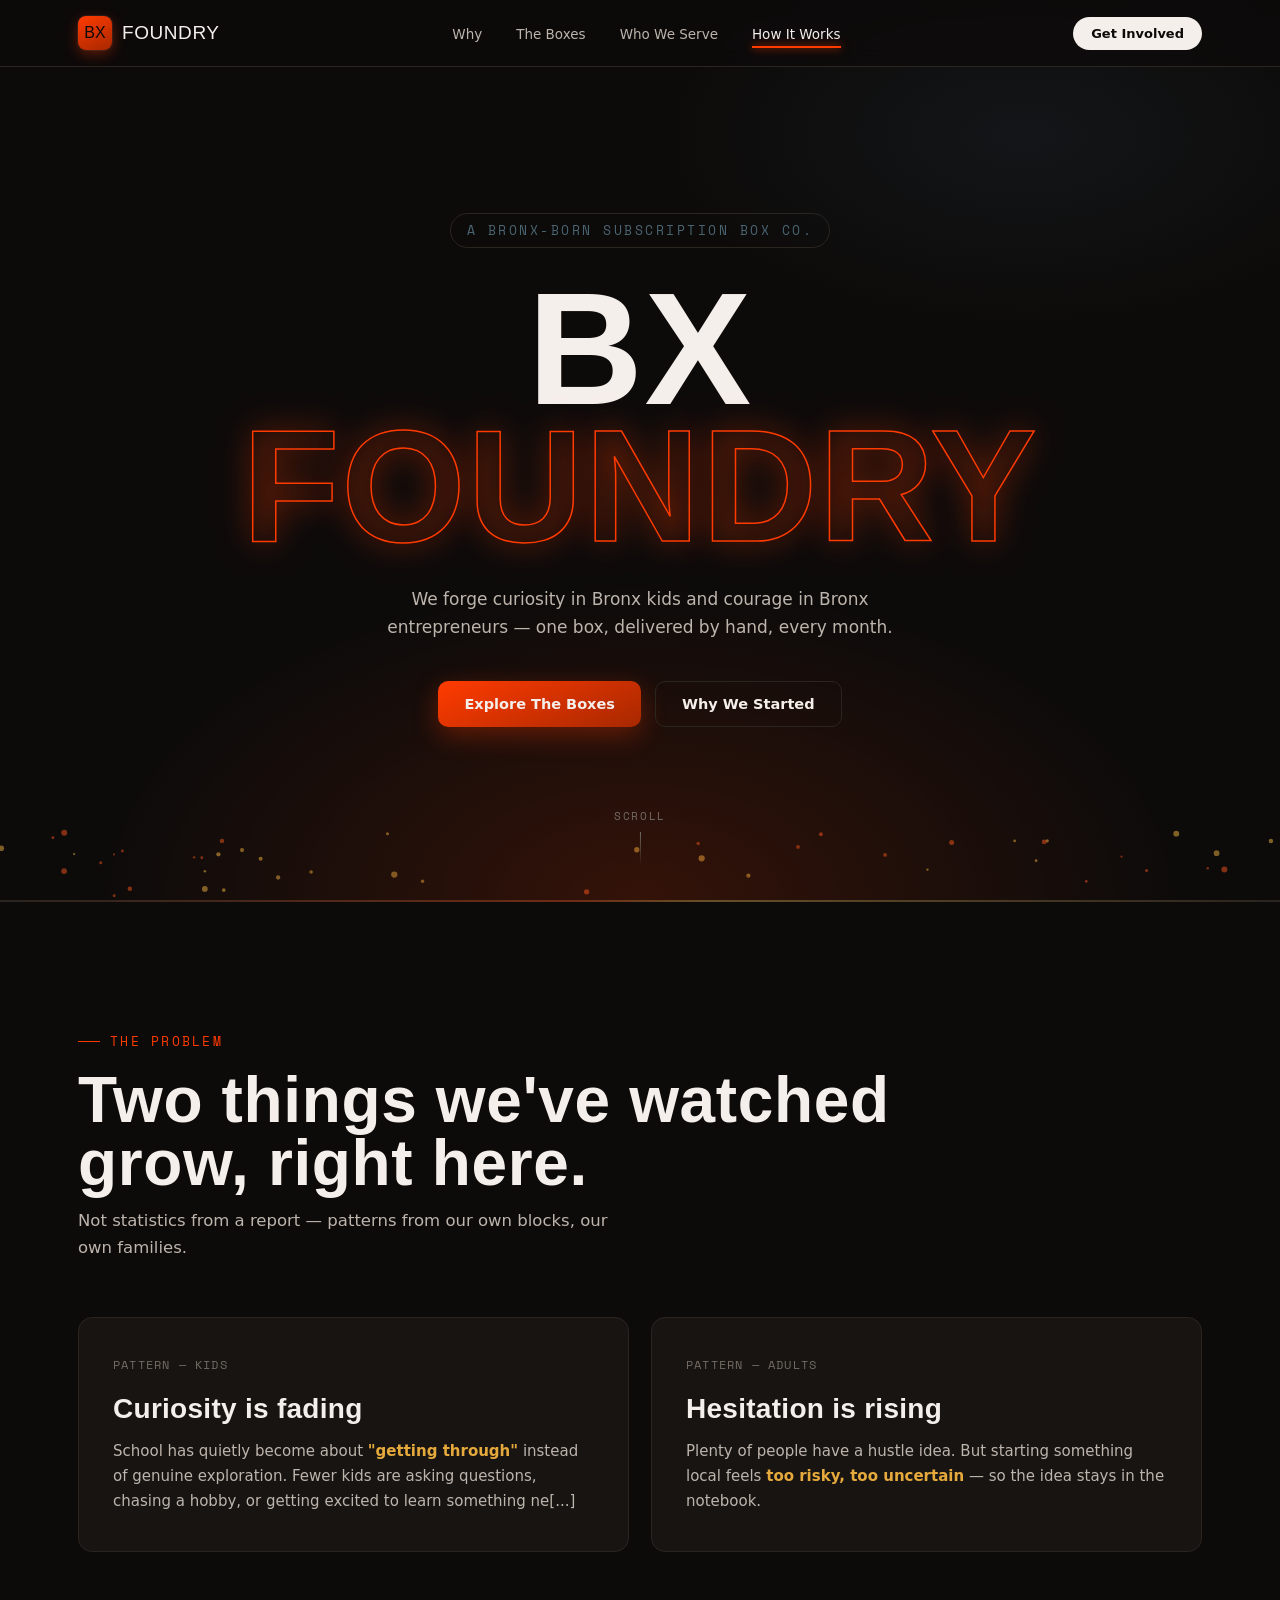
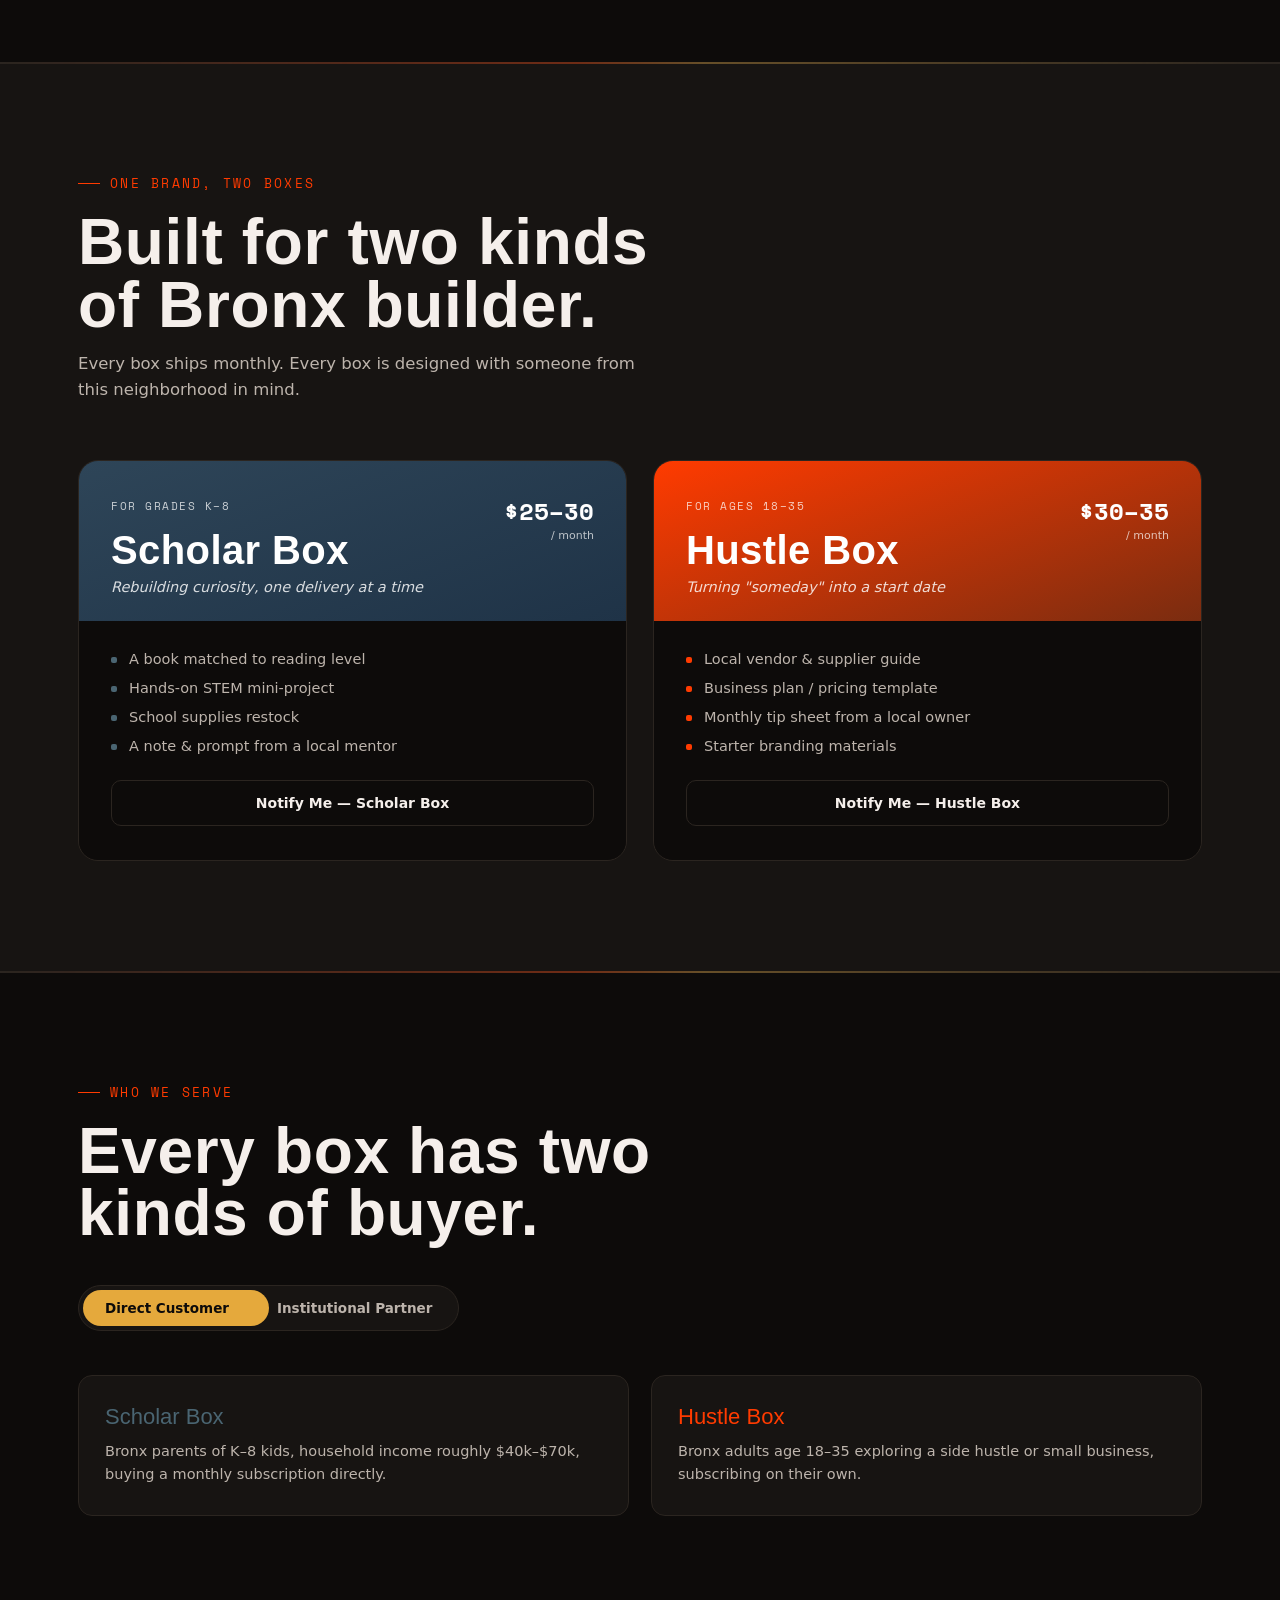
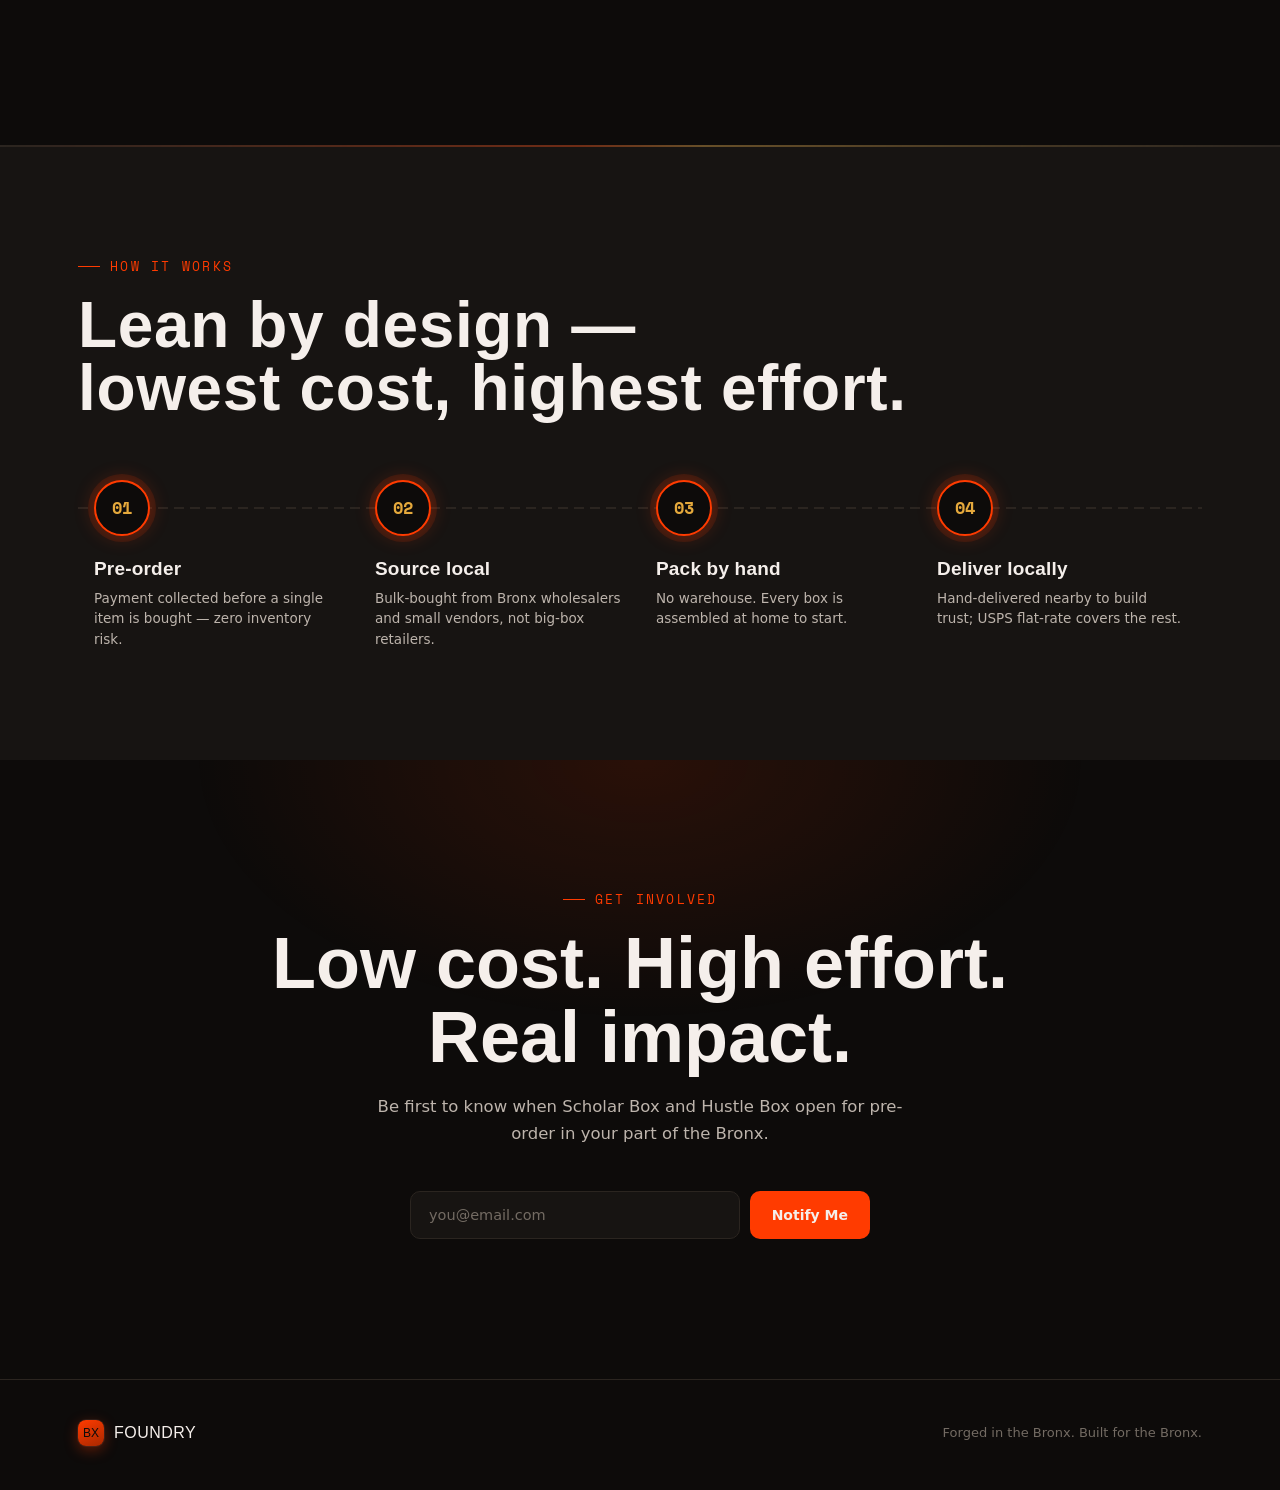
<file: index.html>
<!DOCTYPE html>
<html lang="en">
<head>
<meta charset="UTF-8" />
<meta name="viewport" content="width=device-width, initial-scale=1.0" />
<title>BX Foundry — Forging Bronx Scholars & Hustlers</title>
<link rel="preconnect" href="https://fonts.googleapis.com">
<link rel="preconnect" href="https://fonts.gstatic.com" crossorigin>
<link href="https://fonts.googleapis.com/css2?family=Bebas+Neue&family=Inter:wght@400;500;600;700;800&family=JetBrains+Mono:wght@400;500;700&display=swap" rel="stylesheet">
<link rel="stylesheet" href="css/styles.css">
<script src="js/main.js" defer></script>
</head>
<body>

<a class="skip-link" href="#main-content">Skip to content</a>

<header>
  <div class="nav-inner">
    <div class="brand">
      <div class="brand-mark">BX</div>
      <span class="brand-name">FOUNDRY</span>
    </div>
    <nav aria-label="Primary navigation">
      <ul>
        <li><a href="#why" data-nav>Why</a></li>
        <li><a href="#boxes" data-nav>The Boxes</a></li>
        <li><a href="#serve" data-nav>Who We Serve</a></li>
        <li><a href="#how" data-nav>How It Works</a></li>
      </ul>
    </nav>
    <button class="nav-cta" onclick="document.getElementById('impact').scrollIntoView()">Get Involved</button>
    <button class="nav-toggle" aria-label="Menu">&#9776;</button>
  </div>
</header>

<main id="main-content">

<canvas id="ember-canvas"></canvas>

<!-- HERO -->
<section class="hero" id="hero">
  <div class="hero-tag mono">A BRONX-BORN SUBSCRIPTION BOX CO.</div>
  <h1>
    <span class="stamp-1">BX</span>
    <span class="stamp-2">FOUNDRY</span>
  </h1>
  <p class="hero-lede">We forge curiosity in Bronx kids and courage in Bronx entrepreneurs — one box, delivered by hand, every month.</p>
  <div class="hero-ctas">
    <button class="btn btn-primary" onclick="document.getElementById('boxes').scrollIntoView()">Explore The Boxes</button>
    <button class="btn btn-ghost" onclick="document.getElementById('why').scrollIntoView()">Why We Started</button>
  </div>
  <div class="scroll-cue"><span>Scroll</span><span class="line"></span></div>
</section>

<div class="seam"></div>

<!-- WHY -->
<section class="why" id="why">
  <div class="wrap">
    <div class="eyebrow">The problem</div>
    <h2 class="section-title reveal">Two things we've watched<br>grow, right here.</h2>
    <p class="lede reveal">Not statistics from a report — patterns from our own blocks, our own families.</p>

    <div class="plates">
      <div class="plate reveal">
        <span class="tag-num mono">PATTERN — KIDS</span>
        <h3>Curiosity is fading</h3>
        <p>School has quietly become about <strong>"getting through"</strong> instead of genuine exploration. Fewer kids are asking questions, chasing a hobby, or getting excited to learn something ne[...]</p>
      </div>
      <div class="plate reveal">
        <span class="tag-num mono">PATTERN — ADULTS</span>
        <h3>Hesitation is rising</h3>
        <p>Plenty of people have a hustle idea. But starting something local feels <strong>too risky, too uncertain</strong> — so the idea stays in the notebook.</p>
      </div>
    </div>
  </div>
</section>

<div class="seam"></div>

<!-- BOXES -->
<section class="boxes" id="boxes">
  <div class="wrap">
    <div class="eyebrow">One brand, two boxes</div>
    <h2 class="section-title reveal">Built for two kinds<br>of Bronx builder.</h2>
    <p class="lede reveal">Every box ships monthly. Every box is designed with someone from this neighborhood in mind.</p>

    <div class="box-grid">
      <div class="box-card scholar reveal">
        <div class="box-head">
          <span class="box-badge">For grades K–8</span>
          <h3>Scholar Box</h3>
          <p class="for">Rebuilding curiosity, one delivery at a time</p>
          <div class="price-tag"><span class="amount mono">$25–30</span><span class="per">/ month</span></div>
        </div>
        <div class="box-body">
          <ul>
            <li>A book matched to reading level</li>
            <li>Hands-on STEM mini-project</li>
            <li>School supplies restock</li>
            <li>A note & prompt from a local mentor</li>
          </ul>
          <button class="box-cta">Notify Me — Scholar Box</button>
        </div>
      </div>

      <div class="box-card hustle reveal">
        <div class="box-head">
          <span class="box-badge">For ages 18–35</span>
          <h3>Hustle Box</h3>
          <p class="for">Turning "someday" into a start date</p>
          <div class="price-tag"><span class="amount mono">$30–35</span><span class="per">/ month</span></div>
        </div>
        <div class="box-body">
          <ul>
            <li>Local vendor & supplier guide</li>
            <li>Business plan / pricing template</li>
            <li>Monthly tip sheet from a local owner</li>
            <li>Starter branding materials</li>
          </ul>
          <button class="box-cta">Notify Me — Hustle Box</button>
        </div>
      </div>
    </div>
  </div>
</section>

<div class="seam"></div>

<!-- WHO WE SERVE -->
<section class="serve" id="serve">
  <div class="wrap">
    <div class="eyebrow">Who we serve</div>
    <h2 class="section-title reveal">Every box has two<br>kinds of buyer.</h2>

    <div class="segmented" role="tablist">
      <div class="seg-thumb" id="segThumb"></div>
      <button class="active" data-seg="direct" role="tab" aria-selected="true">Direct Customer</button>
      <button data-seg="partner" role="tab" aria-selected="false">Institutional Partner</button>
    </div>

    <div class="serve-panels">
      <div class="serve-panel active" data-panel="direct">
        <div class="serve-card scholar">
          <div class="who">Scholar Box</div>
          <p>Bronx parents of K–8 kids, household income roughly $40k–$70k, buying a monthly subscription directly.</p>
        </div>
        <div class="serve-card hustle">
          <div class="who">Hustle Box</div>
          <p>Bronx adults age 18–35 exploring a side hustle or small business, subscribing on their own.</p>
        </div>
      </div>
      <div class="serve-panel" data-panel="partner">
        <div class="serve-card scholar">
          <div class="who">Scholar Box</div>
          <p>Schools, churches, and nonprofits sponsoring boxes as gifts for families in need.</p>
        </div>
        <div class="serve-card hustle">
          <div class="who">Hustle Box</div>
          <p>Workforce development orgs sponsoring boxes for participants in their programs.</p>
        </div>
      </div>
    </div>
  </div>
</section>

<div class="seam"></div>

<!-- HOW IT WORKS -->
<section class="how" id="how">
  <div class="wrap">
    <div class="eyebrow">How it works</div>
    <h2 class="section-title reveal">Lean by design —<br>lowest cost, highest effort.</h2>

    <div class="line-track">
      <div class="step reveal">
        <div class="step-node mono">01</div>
        <h4>Pre-order</h4>
        <p>Payment collected before a single item is bought — zero inventory risk.</p>
      </div>
      <div class="step reveal">
        <div class="step-node mono">02</div>
        <h4>Source local</h4>
        <p>Bulk-bought from Bronx wholesalers and small vendors, not big-box retailers.</p>
      </div>
      <div class="step reveal">
        <div class="step-node mono">03</div>
        <h4>Pack by hand</h4>
        <p>No warehouse. Every box is assembled at home to start.</p>
      </div>
      <div class="step reveal">
        <div class="step-node mono">04</div>
        <h4>Deliver locally</h4>
        <p>Hand-delivered nearby to build trust; USPS flat-rate covers the rest.</p>
      </div>
    </div>
  </div>
</section>

<!-- IMPACT / SIGNUP -->
<section class="impact" id="impact">
  <div class="wrap">
    <div class="eyebrow" style="justify-content:center;">Get involved</div>
    <h2 class="reveal">Low cost. High effort.<br>Real impact.</h2>
    <p class="lede reveal">Be first to know when Scholar Box and Hustle Box open for pre-order in your part of the Bronx.</p>

    <form class="signup reveal" id="signupForm">
      <input type="email" id="emailInput" placeholder="you@email.com" required aria-label="Email address" />
      <button type="submit" id="signupBtn">
        <span class="spinner" id="signupSpinner"></span>
        <span id="signupBtnText">Notify Me</span>
      </button>
    </form>

    <div class="confirm-wrap" id="confirmWrap">
      <div class="skeleton" id="skeletonCard">
        <div class="sk-dot"></div>
        <div class="sk-lines">
          <div class="sk-line w60"></div>
          <div class="sk-line w40"></div>
        </div>
      </div>
      <div class="success-card" id="successCard">
        <div class="success-icon">&#10003;</div>
        <p><strong>You're on the list.</strong><br>We'll email you the moment pre-orders open.</p>
      </div>
    </div>
  </div>
</section>

</main>

<footer>
  <div class="wrap foot-inner">
    <div class="brand">
      <div class="brand-mark" style="width:26px;height:26px;font-size:12px;">BX</div>
      <span class="brand-name">FOUNDRY</span>
    </div>
    <p>Forged in the Bronx. Built for the Bronx.</p>
  </div>
</footer>

</body>
</html>
</file>
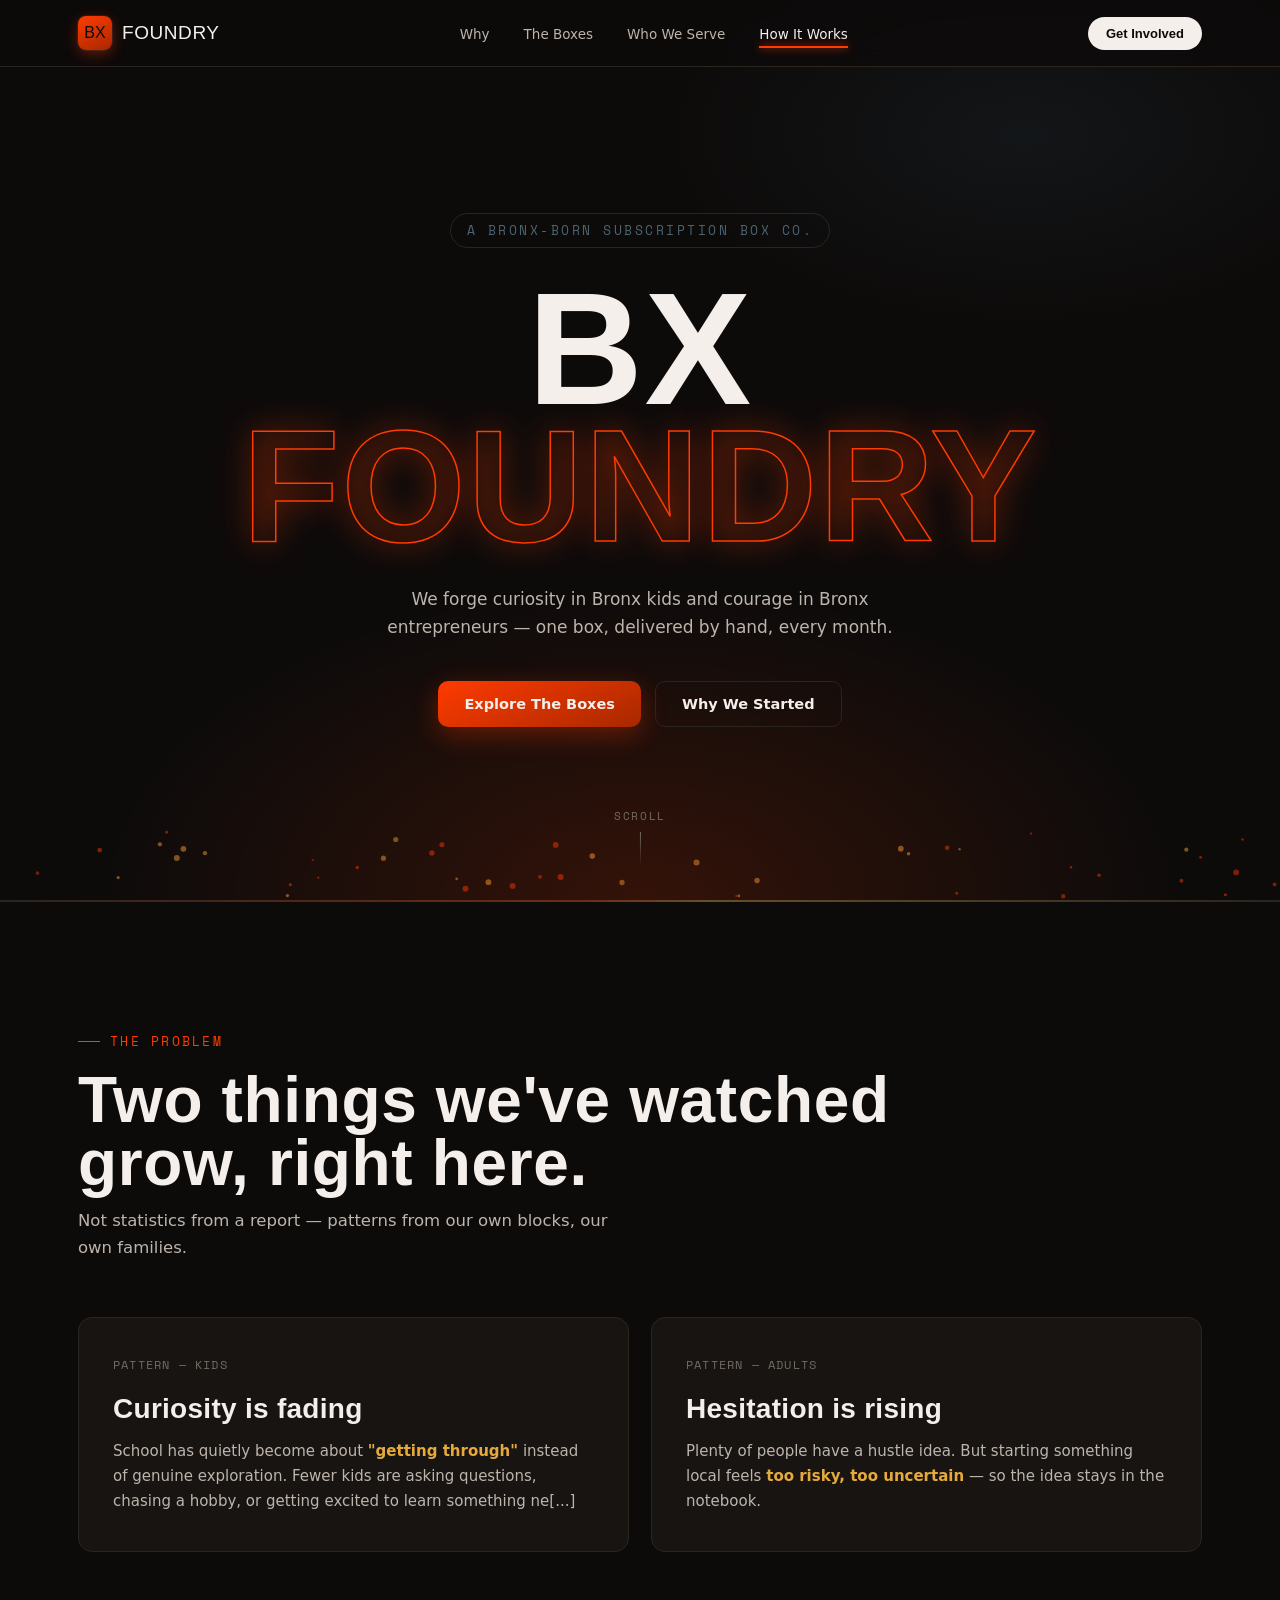
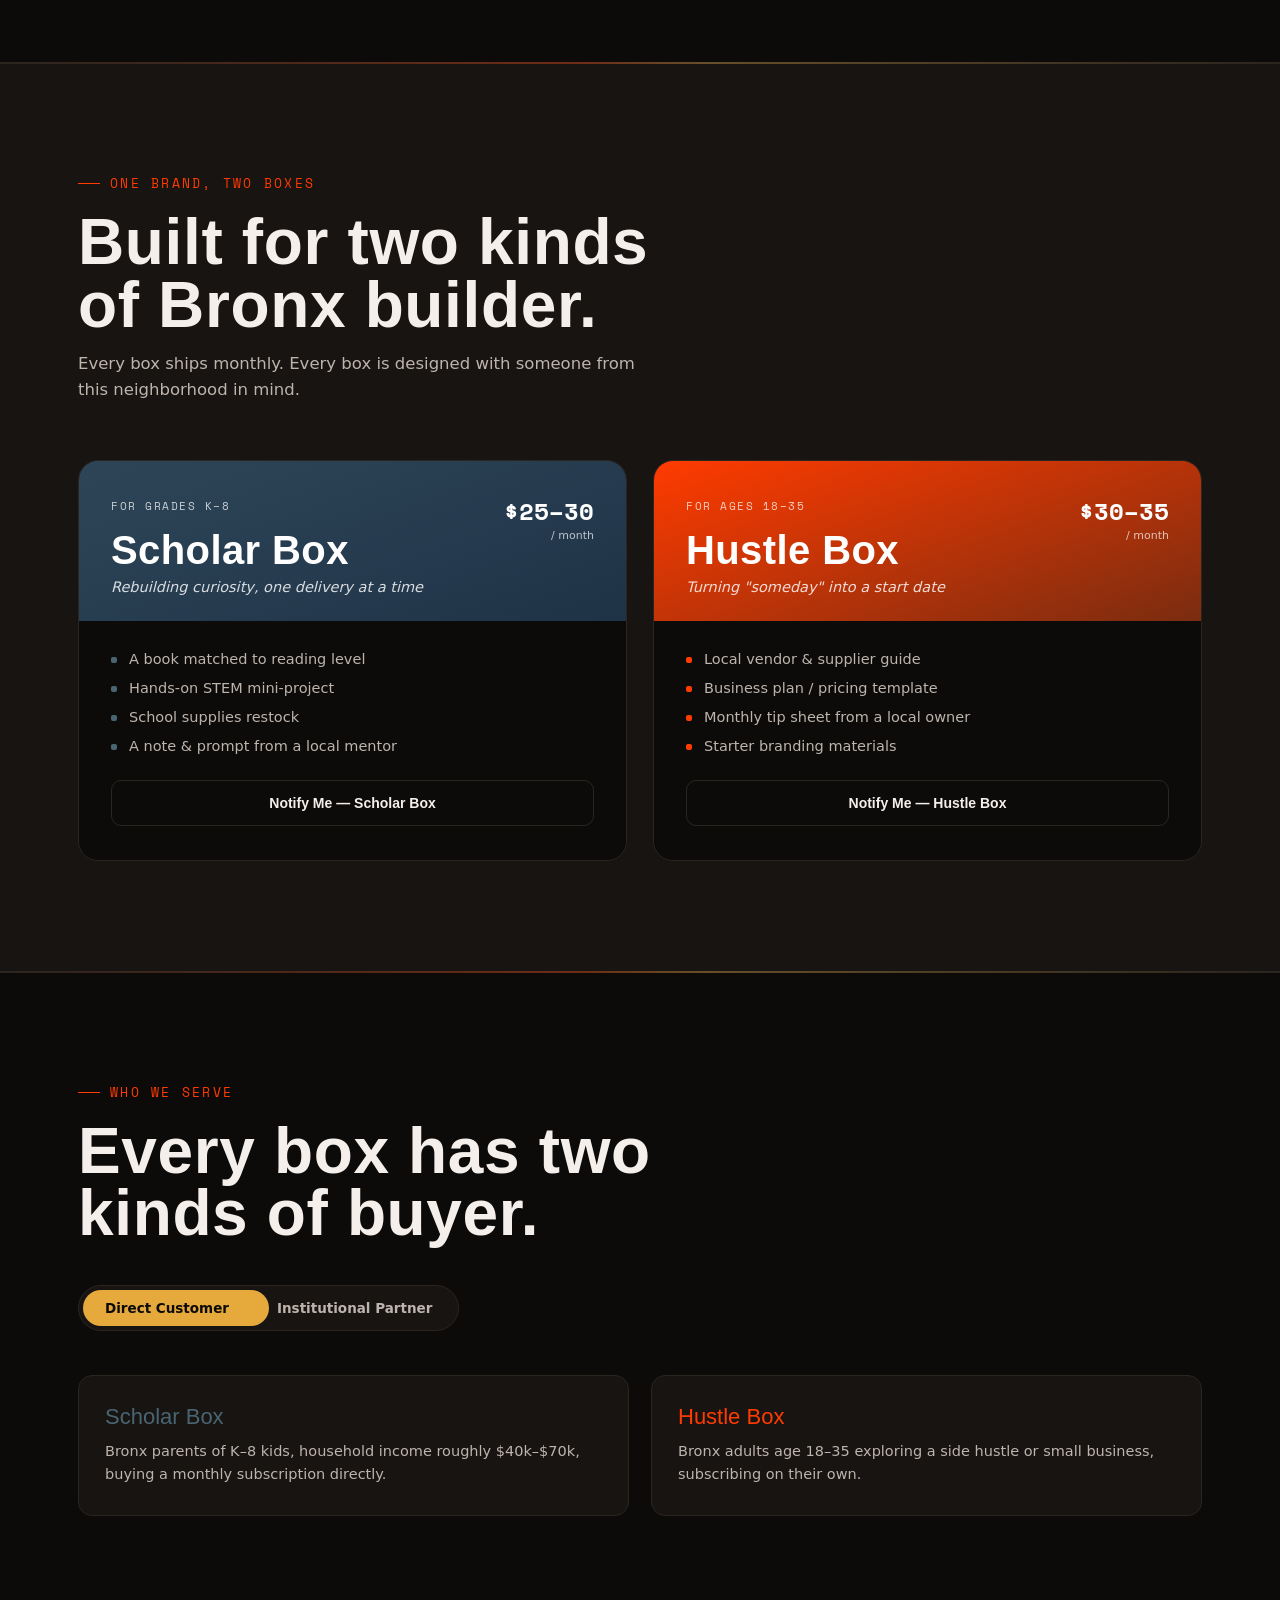
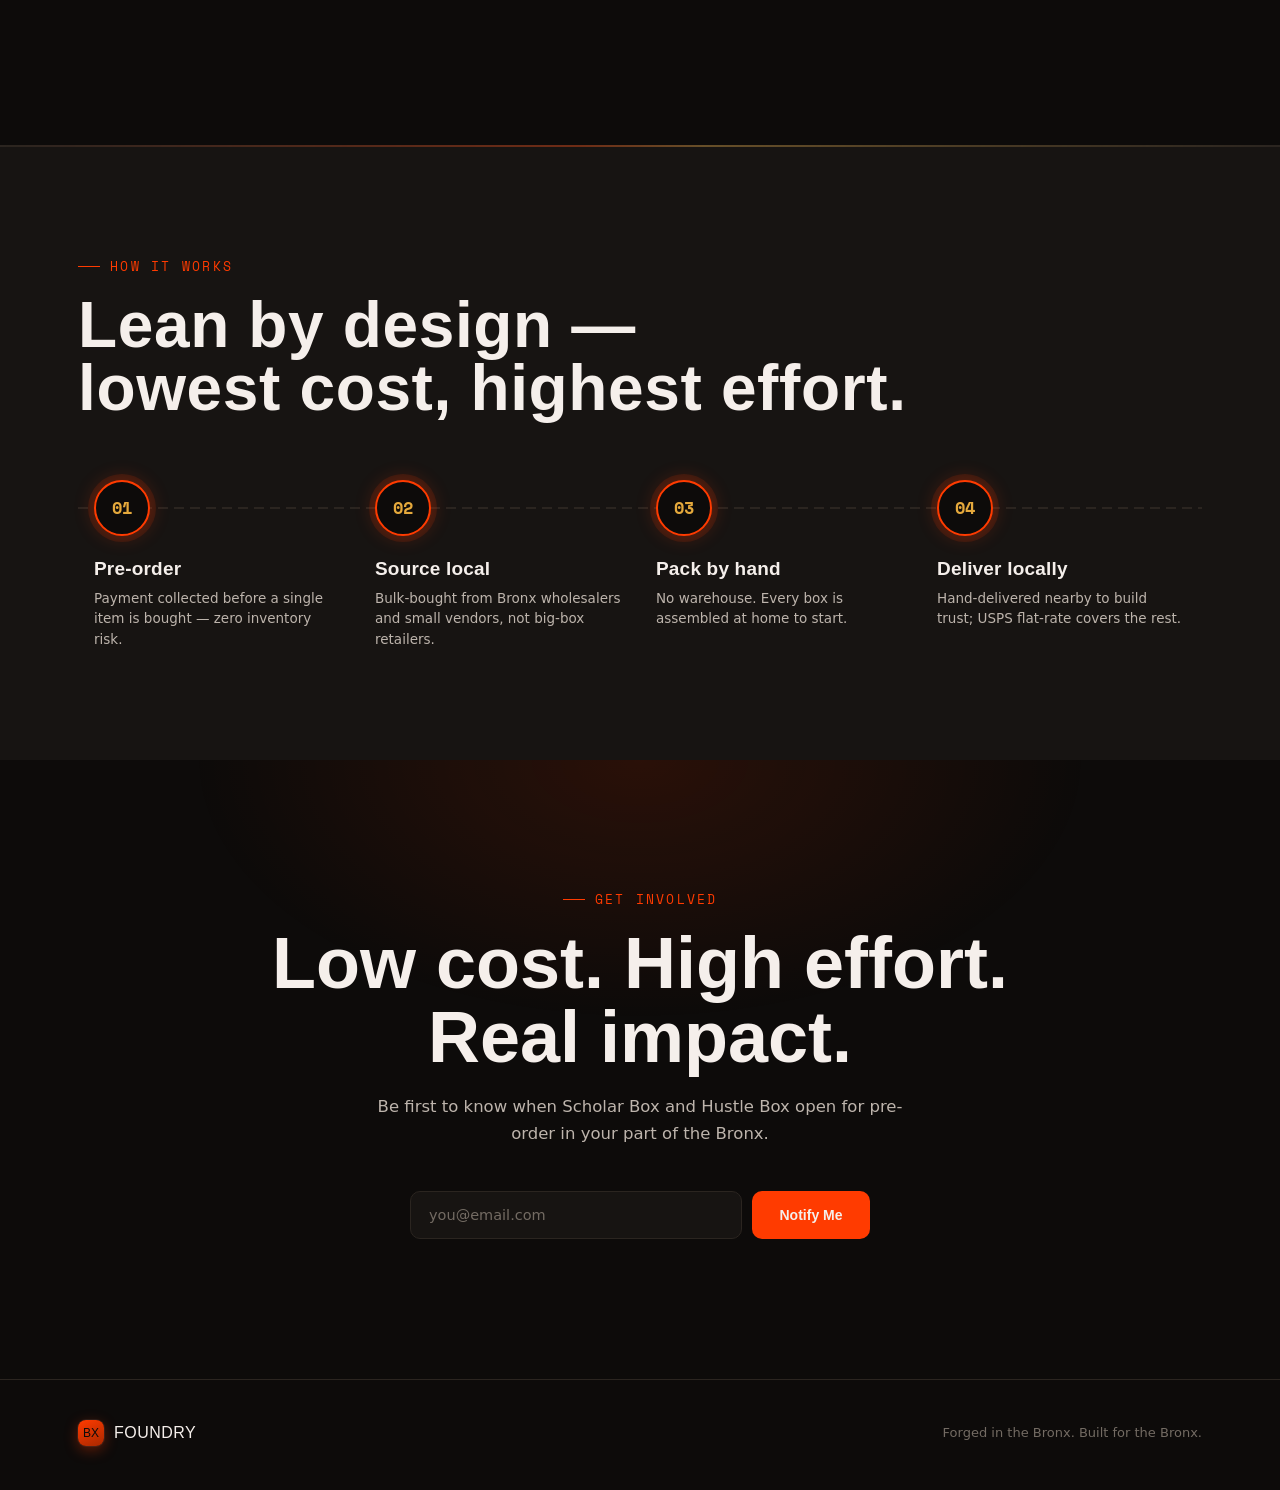
<file: bx-foundry-landing.html>
<!DOCTYPE html>
<html lang="en">
<head>
<meta charset="UTF-8" />
<meta name="viewport" content="width=device-width, initial-scale=1.0" />
<title>BX Foundry — Forging Bronx Scholars & Hustlers</title>
<style>
/* 1. Font Imports */
@import url('https://api.fontshare.com/v2/css?f[]=cabinet-grotesk@800,900,700&f[]=general-sans@400,500,600&display=swap');
@import url('https://fonts.googleapis.com/css2?family=Space+Mono:wght@400;700&display=swap');

/* 2. Custom Properties (Variables) */
:root {
  /* Industrial Forge Color Palette */
  --iron: #0D0B0A;         /* Darker, richer charcoal base */
  --iron-soft: #171412;    /* Card background tone */
  --iron-line: #2B2520;    /* Border & dividing lines */
  --ember: #FF3B00;        /* High-energy molten orange/red */
  --ember-dim: #A82800;    /* Muted ember outline */
  --steel: #2E4558;        /* Industrial slate steel */
  --steel-soft: #4A6572;   /* Soft slate blue secondary accent */
  --gold: #E5A93C;         /* Antique brass gold accent */
  --bone: #F5EFEB;         /* Crisp bone white text */
  --bone-dim: #BDB4AC;     /* Dimmed paragraph text */
  --ash: #736B63;          /* Low-contrast captions & lines */

  /* Niche Typography Tokens */
  --font-display: 'Cabinet Grotesk', -apple-system, sans-serif;
  --font-sans: 'General Sans', system-ui, sans-serif;
  --font-mono: 'Space Mono', monospace;

  /* radius */
  --radius:14px;
}
  *{box-sizing:border-box; margin:0; padding:0;}
  html{scroll-behavior:smooth;}
  body{
    background:var(--iron);
    color:var(--bone);
    font-family:var(--font-sans),sans-serif;
    overflow-x:hidden;
    -webkit-font-smoothing:antialiased;
  }
  ::selection{ background:var(--ember); color:var(--iron); }
  a{color:inherit; text-decoration:none;}
  .mono{font-family:var(--font-mono);}
  .display{font-family:var(--font-display); letter-spacing:0.02em;}

  /* focus visibility */
  a:focus-visible, button:focus-visible, input:focus-visible{
    outline:2px solid var(--gold);
    outline-offset:3px;
  }

  @media (prefers-reduced-motion: reduce){
    *{animation-duration:0.01ms !important; animation-iteration-count:1 !important; transition-duration:0.01ms !important; scroll-behavior:auto !important;}
  }

  /* ---------- Layout helpers ---------- */
  .wrap{ max-width:1180px; margin:0 auto; padding:0 28px; }
  section{ position:relative; }
  .eyebrow{
    font-family:var(--font-mono);
    font-size:12.5px;
    letter-spacing:0.18em;
    text-transform:uppercase;
    color:var(--ember);
    display:flex; align-items:center; gap:10px;
    margin-bottom:18px;
  }
  .eyebrow::before{
    content:''; width:22px; height:1px; background:var(--ember);
  }
  h2.section-title{
    font-family:var(--font-display);
    font-size:clamp(38px, 5.4vw, 64px);
    line-height:0.98;
    letter-spacing:0.01em;
    color:var(--bone);
  }
  .lede{
    font-size:16.5px;
    color:var(--bone-dim);
    max-width:560px;
    line-height:1.6;
    margin-top:14px;
  }

  /* ---------- Nav ---------- */
  header{
    position:fixed; top:0; left:0; right:0; z-index:100;
    background:rgba(13,11,10,0.72);
    backdrop-filter:blur(10px);
    -webkit-backdrop-filter:blur(10px);
    border-bottom:1px solid var(--iron-line);
    transition:border-color 0.4s;
  }
  .nav-inner{
    max-width:1180px; margin:0 auto; padding:0 28px;
    height:66px; display:flex; align-items:center; justify-content:space-between;
  }
  .brand{ display:flex; align-items:center; gap:10px; }
  .brand-mark{
    width:34px; height:34px; border-radius:8px;
    background:linear-gradient(155deg, var(--ember), var(--ember-dim));
    display:flex; align-items:center; justify-content:center;
    font-family:var(--font-display); font-size:16px; color:var(--iron);
    box-shadow:0 0 0 1px rgba(255,255,255,0.06), 0 4px 14px rgba(255,59,0,0.35);
  }
  .brand-name{ font-family:var(--font-display); font-size:19px; letter-spacing:0.03em; }

  nav ul{ list-style:none; display:flex; gap:34px; }
  nav a{
    font-size:13.5px; color:var(--bone-dim); position:relative; padding:4px 0;
    transition:color 0.25s;
  }
  nav a::after{
    content:''; position:absolute; left:0; bottom:-2px; height:1.5px; width:0;
    background:var(--ember); transition:width 0.3s cubic-bezier(.4,0,.2,1);
    box-shadow:0 0 8px var(--ember);
  }
  nav a:hover{ color:var(--bone); }
  nav a:hover::after, nav a.active::after{ width:100%; }
  nav a.active{ color:var(--bone); }

  .nav-cta{
    background:var(--bone); color:var(--iron); font-weight:700; font-size:13px;
    padding:9px 18px; border-radius:999px; border:none; cursor:pointer;
    transition:transform 0.25s cubic-bezier(.34,1.56,.64,1), background 0.25s;
  }
  .nav-cta:hover{ transform:translateY(-2px); background:var(--gold); }

  .nav-toggle{ display:none; background:none; border:none; color:var(--bone); font-size:22px; cursor:pointer; }

  /* ---------- Hero ---------- */
  .hero{
    min-height:100svh;
    display:flex; flex-direction:column; align-items:center; justify-content:center;
    text-align:center;
    padding:140px 28px 100px;
    position:relative;
    background:
      radial-gradient(60% 50% at 50% 100%, rgba(255,59,0,0.16), transparent 70%),
      radial-gradient(40% 30% at 80% 15%, rgba(46,69,88,0.18), transparent 70%);
  }
  #ember-canvas{ position:absolute; inset:0; width:100%; height:100%; pointer-events:none; }

  .hero-tag{
    font-family:var(--font-mono); font-size:12.5px; letter-spacing:0.2em;
    text-transform:uppercase; color:var(--steel-soft);
    border:1px solid var(--iron-line); padding:7px 16px; border-radius:999px;
    margin-bottom:32px;
    animation:fadeUp 0.8s cubic-bezier(.16,1,.3,1) both;
  }
  .hero h1{
    font-family:var(--font-display);
    font-size:clamp(64px, 13vw, 160px);
    line-height:0.86;
    letter-spacing:0.01em;
    position:relative;
    z-index:2;
  }
  .hero h1 span{ display:block; }
  .hero h1 .stamp-1{
    color:var(--bone);
    animation:stampIn 0.9s cubic-bezier(.2,1,.3,1) 0.15s both;
  }
  .hero h1 .stamp-2{
    color:transparent;
    -webkit-text-stroke:1.5px var(--ember);
    animation:stampIn 0.9s cubic-bezier(.2,1,.3,1) 0.4s both;
    text-shadow:0 0 34px rgba(255,59,0,0.35);
  }
  @keyframes stampIn{
    0%{ opacity:0; transform:scale(1.24); filter:blur(6px); }
    60%{ opacity:1; }
    100%{ opacity:1; transform:scale(1); filter:blur(0); }
  }
  @keyframes fadeUp{
    from{ opacity:0; transform:translateY(14px); }
    to{ opacity:1; transform:translateY(0); }
  }

  .hero-lede{
    max-width:540px; margin:30px auto 0;
    color:var(--bone-dim); font-size:17px; line-height:1.65;
    animation:fadeUp 0.8s cubic-bezier(.16,1,.3,1) 0.65s both;
    position:relative; z-index:2;
  }
  .hero-ctas{
    display:flex; gap:14px; margin-top:40px; flex-wrap:wrap; justify-content:center;
    animation:fadeUp 0.8s cubic-bezier(.16,1,.3,1) 0.8s both;
    position:relative; z-index:2;
  }
  .btn{
    font-family:var(--font-sans); font-weight:700; font-size:14.5px;
    padding:14px 26px; border-radius:10px; border:none; cursor:pointer;
    display:inline-flex; align-items:center; gap:9px;
    transition:transform 0.3s cubic-bezier(.34,1.56,.64,1), box-shadow 0.3s;
  }
  .btn-primary{
    background:linear-gradient(155deg, var(--ember), var(--ember-dim));
    color:var(--bone);
    box-shadow:0 8px 26px rgba(255,59,0,0.32);
  }
  .btn-primary:hover{ transform:translateY(-3px); box-shadow:0 12px 34px rgba(255,59,0,0.44); }
  .btn-ghost{
    background:transparent; color:var(--bone);
    border:1px solid var(--iron-line);
  }
  .btn-ghost:hover{ border-color:var(--steel-soft); transform:translateY(-3px); background:rgba(46,69,88,0.1); }

  .scroll-cue{
    position:absolute; bottom:34px; left:50%; transform:translateX(-50%);
    display:flex; flex-direction:column; align-items:center; gap:8px;
    color:var(--ash); font-family:var(--font-mono); font-size:10.5px;
    letter-spacing:0.16em; text-transform:uppercase;
  }
  .scroll-cue .line{ width:1px; height:34px; background:linear-gradient(var(--ash), transparent); animation:scrollPulse 1.8s ease-in-out infinite; }
  @keyframes scrollPulse{ 0%,100%{ opacity:0.3; } 50%{ opacity:1; } }

  /* seam divider — signature motif */
  .seam{
    height:2px; position:relative; overflow:hidden;
    background:var(--iron-line);
  }
  .seam::before{
    content:''; position:absolute; inset:0;
    background:linear-gradient(90deg, transparent, var(--ember) 45%, var(--gold) 55%, transparent);
    opacity:0.55; filter:blur(1px);
    animation:seamGlow 5s ease-in-out infinite;
  }
  @keyframes seamGlow{
    0%,100%{ transform:translateX(-40%); opacity:0.25; }
    50%{ transform:translateX(40%); opacity:0.7; }
  }

  /* ---------- Reveal on scroll ---------- */
  .reveal{ opacity:0; transform:translateY(28px) scale(0.98); transition:opacity 0.7s cubic-bezier(.16,1,.3,1), transform 0.7s cubic-bezier(.16,1,.3,1); }
  .reveal.in{ opacity:1; transform:translateY(0) scale(1); }
  .reveal-stagger.in > *{ }

  /* ---------- Why section ---------- */
  .why{ padding:130px 0 110px; background:var(--iron); }
  .plates{
    display:grid; grid-template-columns:1fr 1fr; gap:22px; margin-top:56px;
  }
  .plate{
    background:var(--iron-soft);
    border:1px solid var(--iron-line);
    border-radius:var(--radius);
    padding:38px 34px;
    position:relative;
    transition:transform 0.4s cubic-bezier(.16,1,.3,1), border-color 0.4s, box-shadow 0.4s;
  }
  .plate:hover{
    transform:translateY(-6px);
    border-color:var(--ember-dim);
    box-shadow:0 20px 50px rgba(0,0,0,0.35);
  }
  .plate .tag-num{
    font-family:var(--font-mono); font-size:12px; color:var(--ash);
    letter-spacing:0.1em; margin-bottom:20px; display:block;
  }
  .plate h3{
    font-family:var(--font-display); font-size:28px; color:var(--bone); margin-bottom:14px; letter-spacing:0.01em;
  }
  .plate p{ color:var(--bone-dim); font-size:15px; line-height:1.65; }
  .plate strong{ color:var(--gold); font-weight:600; }

  /* ---------- Boxes section ---------- */
  .boxes{ padding:110px 0; background:var(--iron-soft); }
  .box-grid{ display:grid; grid-template-columns:1fr 1fr; gap:26px; margin-top:56px; }
  .box-card{
    border-radius:20px;
    padding:0;
    overflow:hidden;
    position:relative;
    border:1px solid var(--iron-line);
    transition:transform 0.45s cubic-bezier(.16,1,.3,1), box-shadow 0.45s;
  }
  .box-card:hover{ transform:translateY(-8px); box-shadow:0 30px 60px rgba(0,0,0,0.4); }
  .box-head{ padding:34px 32px 26px; position:relative; }
  .box-card.scholar .box-head{ background:linear-gradient(160deg, var(--steel), #1f3347); }
  .box-card.hustle .box-head{ background:linear-gradient(160deg, var(--ember), #7a2c10); }
  .box-badge{
    font-family:var(--font-mono); font-size:11px; letter-spacing:0.14em;
    text-transform:uppercase; color:rgba(255,255,255,0.75);
    display:inline-block; margin-bottom:14px;
  }
  .box-head h3{ font-family:var(--font-display); font-size:40px; color:#fff; letter-spacing:0.01em; }
  .box-head p.for{ color:rgba(255,255,255,0.82); font-size:14.5px; margin-top:6px; font-style:italic; }
  .price-tag{
    position:absolute; top:32px; right:32px; text-align:right;
  }
  .price-tag .amount{ font-family:var(--font-mono); font-size:24px; font-weight:700; color:#fff; }
  .price-tag .per{ font-size:11px; color:rgba(255,255,255,0.7); display:block; }

  .box-body{ background:var(--iron); padding:30px 32px 34px; }
  .box-body ul{ list-style:none; display:flex; flex-direction:column; gap:13px; margin-bottom:26px; }
  .box-body li{ display:flex; gap:12px; font-size:14.5px; color:var(--bone-dim); align-items:flex-start; }
  .box-body li::before{
    content:''; width:6px; height:6px; margin-top:6px; border-radius:2px; flex:none;
  }
  .box-card.scholar li::before{ background:var(--steel-soft); }
  .box-card.hustle li::before{ background:var(--ember); }

  .box-cta{
    width:100%; padding:14px; border-radius:10px; border:1px solid var(--iron-line);
    background:transparent; color:var(--bone); font-weight:700; font-size:14px; cursor:pointer;
    transition:background 0.3s, border-color 0.3s, transform 0.25s;
  }
  .box-card.scholar .box-cta:hover{ background:rgba(46,69,88,0.16); border-color:var(--steel-soft); transform:translateY(-2px); }
  .box-card.hustle .box-cta:hover{ background:rgba(255,59,0,0.14); border-color:var(--ember); transform:translateY(-2px); }

  /* ---------- Who we serve — segmented control ---------- */
  .serve{ padding:110px 0; background:var(--iron); }
  .segmented{
    display:inline-flex; background:var(--iron-soft); border:1px solid var(--iron-line);
    border-radius:999px; padding:4px; margin-top:40px; gap:4px;
  }
  .segmented button{
    font-family:var(--font-sans); font-size:13.5px; font-weight:600;
    padding:10px 22px; border-radius:999px; border:none; background:transparent;
    color:var(--bone-dim); cursor:pointer; position:relative; z-index:2;
    transition:color 0.35s;
  }
  .segmented button.active{ color:var(--iron); }
  .seg-thumb{
    position:absolute; top:4px; bottom:4px; left:4px;
    width:calc(50% - 4px);
    background:var(--gold); border-radius:999px;
    transition:transform 0.45s cubic-bezier(.34,1.56,.64,1);
    z-index:1;
  }
  .segmented{ position:relative; }

  .serve-panels{ margin-top:44px; position:relative; min-height:260px; }
  .serve-panel{
    display:none; grid-template-columns:1fr 1fr; gap:22px;
  }
  .serve-panel.active{ display:grid; animation:panelIn 0.5s cubic-bezier(.16,1,.3,1) both; }
  @keyframes panelIn{ from{ opacity:0; transform:translateY(10px); } to{ opacity:1; transform:translateY(0); } }

  .serve-card{
    background:var(--iron-soft); border:1px solid var(--iron-line); border-radius:var(--radius);
    padding:28px 26px;
  }
  .serve-card .who{ font-family:var(--font-display); font-size:22px; margin-bottom:10px; }
  .serve-card.scholar .who{ color:var(--steel-soft); }
  .serve-card.hustle .who{ color:var(--ember); }
  .serve-card p{ color:var(--bone-dim); font-size:14.5px; line-height:1.6; }

  /* ---------- How it works — assembly line ---------- */
  .how{ padding:110px 0; background:var(--iron-soft); }
  .line-track{
    position:relative; margin-top:60px;
    display:grid; grid-template-columns:repeat(4,1fr); gap:0;
  }
  .line-track::before{
    content:''; position:absolute; top:27px; left:0; right:0; height:2px;
    background:repeating-linear-gradient(90deg, var(--iron-line) 0 10px, transparent 10px 16px);
  }
  .step{ position:relative; padding:0 16px; text-align:left; }
  .step-node{
    width:56px; height:56px; border-radius:50%;
    background:var(--iron); border:2px solid var(--iron-line);
    display:flex; align-items:center; justify-content:center;
    font-family:var(--font-mono); font-weight:700; font-size:17px; color:var(--bone-dim);
    margin-bottom:22px; position:relative; z-index:2;
    transition:border-color 0.4s, color 0.4s, box-shadow 0.4s;
  }
  .step.in .step-node{
    border-color:var(--ember); color:var(--gold);
    box-shadow:0 0 0 6px rgba(255,59,0,0.12), 0 0 20px rgba(255,59,0,0.3);
  }
  .step h4{ font-family:var(--font-display); font-size:19px; margin-bottom:8px; letter-spacing:0.01em; }
  .step p{ font-size:13.5px; color:var(--bone-dim); line-height:1.55; }

  /* ---------- Impact / signup ---------- */
  .impact{
    padding:130px 0 140px;
    text-align:center;
    background:radial-gradient(50% 60% at 50% 0%, rgba(255,59,0,0.12), transparent 70%);
  }
  .impact h2{ font-family:var(--font-display); font-size:clamp(40px,6vw,72px); line-height:1.02; }
  .impact .lede{ margin:20px auto 0; max-width:560px; text-align:center; }

  .signup{
    max-width:460px; margin:44px auto 0;
    display:flex; gap:10px;
  }
  .signup input{
    flex:1; padding:15px 18px; border-radius:10px; border:1px solid var(--iron-line);
    background:var(--iron-soft); color:var(--bone); font-size:14.5px; font-family:var(--font-sans);
    transition:border-color 0.3s;
  }
  .signup input::placeholder{ color:var(--ash); }
  .signup input:focus{ border-color:var(--ember); outline:none; }
  .signup button{
    background:var(--ember); color:var(--bone); border:none; border-radius:10px;
    padding:0 22px; font-weight:700; font-size:14px; cursor:pointer; white-space:nowrap;
    display:flex; align-items:center; gap:8px;
    transition:background 0.25s, transform 0.25s;
    min-width:118px; justify-content:center;
  }
  .signup button:hover{ background:var(--gold); color:var(--iron); transform:translateY(-2px); }
  .signup button:disabled{ opacity:0.75; cursor:default; transform:none; }

  .spinner{
    width:15px; height:15px; border-radius:50%;
    border:2px solid rgba(255,255,255,0.4); border-top-color:#fff;
    animation:spin 0.7s linear infinite; display:none;
  }
  .spinner.on{ display:inline-block; }
  @keyframes spin{ to{ transform:rotate(360deg); } }

  .confirm-wrap{ max-width:460px; margin:18px auto 0; text-align:left; display:none; }
  .confirm-wrap.show{ display:block; }
  .skeleton{
    background:var(--iron-soft); border:1px solid var(--iron-line); border-radius:10px;
    padding:16px 18px; display:flex; gap:12px; align-items:center;
  }
  .sk-dot{ width:34px; height:34px; border-radius:50%; flex:none;
    background:linear-gradient(90deg, var(--iron-line) 25%, #3a332c 37%, var(--iron-line) 63%);
    background-size:400% 100%; animation:shimmer 1.3s ease-in-out infinite;
  }
  .sk-lines{ flex:1; display:flex; flex-direction:column; gap:8px; }
  .sk-line{ height:9px; border-radius:5px;
    background:linear-gradient(90deg, var(--iron-line) 25%, #3a332c 37%, var(--iron-line) 63%);
    background-size:400% 100%; animation:shimmer 1.3s ease-in-out infinite;
  }
  .sk-line.w60{ width:60%; } .sk-line.w40{ width:40%; }
  @keyframes shimmer{ 0%{ background-position:100% 0; } 100%{ background-position:-100% 0; } }

  .success-card{
    background:var(--iron-soft); border:1px solid var(--iron-line); border-radius:10px;
    padding:16px 18px; display:none; gap:12px; align-items:center;
    animation:fadeUp 0.4s cubic-bezier(.16,1,.3,1) both;
  }
  .success-card.show{ display:flex; }
  .success-icon{
    width:34px; height:34px; border-radius:50%; flex:none;
    background:var(--gold); color:var(--iron);
    display:flex; align-items:center; justify-content:center; font-weight:800;
  }
  .success-card p{ font-size:13.5px; color:var(--bone-dim); }
  .success-card strong{ color:var(--bone); }

  /* ---------- Footer ---------- */
  footer{ padding:40px 0 44px; border-top:1px solid var(--iron-line); }
  .foot-inner{ display:flex; justify-content:space-between; align-items:center; flex-wrap:wrap; gap:16px; }
  footer .brand-name{ font-size:16px; }
  footer p{ color:var(--ash); font-size:13px; }

  /* ---------- Mobile ---------- */
  @media (max-width:860px){
    nav ul{ display:none; }
    .nav-cta{ display:none; }
    .nav-toggle{ display:block; }
    .plates, .box-grid{ grid-template-columns:1fr; }
    .serve-panel{ grid-template-columns:1fr; }
    .line-track{ grid-template-columns:1fr; gap:34px; }
    .line-track::before{ display:none; }
    .signup{ flex-direction:column; }
    .signup button{ width:100%; }
  }
</style>
</head>
<body>

<canvas id="ember-canvas"></canvas>

<header>
  <div class="nav-inner">
    <div class="brand">
      <div class="brand-mark">BX</div>
      <span class="brand-name">FOUNDRY</span>
    </div>
    <nav>
      <ul>
        <li><a href="#why" data-nav>Why</a></li>
        <li><a href="#boxes" data-nav>The Boxes</a></li>
        <li><a href="#serve" data-nav>Who We Serve</a></li>
        <li><a href="#how" data-nav>How It Works</a></li>
      </ul>
    </nav>
    <button class="nav-cta" onclick="document.getElementById('impact').scrollIntoView()">Get Involved</button>
    <button class="nav-toggle" aria-label="Menu">&#9776;</button>
  </div>
</header>

<!-- HERO -->
<section class="hero" id="hero">
  <div class="hero-tag mono">A BRONX-BORN SUBSCRIPTION BOX CO.</div>
  <h1>
    <span class="stamp-1">BX</span>
    <span class="stamp-2">FOUNDRY</span>
  </h1>
  <p class="hero-lede">We forge curiosity in Bronx kids and courage in Bronx entrepreneurs — one box, delivered by hand, every month.</p>
  <div class="hero-ctas">
    <button class="btn btn-primary" onclick="document.getElementById('boxes').scrollIntoView()">Explore The Boxes</button>
    <button class="btn btn-ghost" onclick="document.getElementById('why').scrollIntoView()">Why We Started</button>
  </div>
  <div class="scroll-cue"><span>Scroll</span><span class="line"></span></div>
</section>

<div class="seam"></div>

<!-- WHY -->
<section class="why" id="why">
  <div class="wrap">
    <div class="eyebrow">The problem</div>
    <h2 class="section-title reveal">Two things we've watched<br>grow, right here.</h2>
    <p class="lede reveal">Not statistics from a report — patterns from our own blocks, our own families.</p>

    <div class="plates">
      <div class="plate reveal">
        <span class="tag-num mono">PATTERN — KIDS</span>
        <h3>Curiosity is fading</h3>
        <p>School has quietly become about <strong>"getting through"</strong> instead of genuine exploration. Fewer kids are asking questions, chasing a hobby, or getting excited to learn something ne[...]
      </div>
      <div class="plate reveal">
        <span class="tag-num mono">PATTERN — ADULTS</span>
        <h3>Hesitation is rising</h3>
        <p>Plenty of people have a hustle idea. But starting something local feels <strong>too risky, too uncertain</strong> — so the idea stays in the notebook.</p>
      </div>
    </div>
  </div>
</section>

<div class="seam"></div>

<!-- BOXES -->
<section class="boxes" id="boxes">
  <div class="wrap">
    <div class="eyebrow">One brand, two boxes</div>
    <h2 class="section-title reveal">Built for two kinds<br>of Bronx builder.</h2>
    <p class="lede reveal">Every box ships monthly. Every box is designed with someone from this neighborhood in mind.</p>

    <div class="box-grid">
      <div class="box-card scholar reveal">
        <div class="box-head">
          <span class="box-badge">For grades K–8</span>
          <h3>Scholar Box</h3>
          <p class="for">Rebuilding curiosity, one delivery at a time</p>
          <div class="price-tag"><span class="amount mono">$25–30</span><span class="per">/ month</span></div>
        </div>
        <div class="box-body">
          <ul>
            <li>A book matched to reading level</li>
            <li>Hands-on STEM mini-project</li>
            <li>School supplies restock</li>
            <li>A note & prompt from a local mentor</li>
          </ul>
          <button class="box-cta">Notify Me — Scholar Box</button>
        </div>
      </div>

      <div class="box-card hustle reveal">
        <div class="box-head">
          <span class="box-badge">For ages 18–35</span>
          <h3>Hustle Box</h3>
          <p class="for">Turning "someday" into a start date</p>
          <div class="price-tag"><span class="amount mono">$30–35</span><span class="per">/ month</span></div>
        </div>
        <div class="box-body">
          <ul>
            <li>Local vendor & supplier guide</li>
            <li>Business plan / pricing template</li>
            <li>Monthly tip sheet from a local owner</li>
            <li>Starter branding materials</li>
          </ul>
          <button class="box-cta">Notify Me — Hustle Box</button>
        </div>
      </div>
    </div>
  </div>
</section>

<div class="seam"></div>

<!-- WHO WE SERVE -->
<section class="serve" id="serve">
  <div class="wrap">
    <div class="eyebrow">Who we serve</div>
    <h2 class="section-title reveal">Every box has two<br>kinds of buyer.</h2>

    <div class="segmented" role="tablist">
      <div class="seg-thumb" id="segThumb"></div>
      <button class="active" data-seg="direct" role="tab" aria-selected="true">Direct Customer</button>
      <button data-seg="partner" role="tab" aria-selected="false">Institutional Partner</button>
    </div>

    <div class="serve-panels">
      <div class="serve-panel active" data-panel="direct">
        <div class="serve-card scholar">
          <div class="who">Scholar Box</div>
          <p>Bronx parents of K–8 kids, household income roughly $40k–$70k, buying a monthly subscription directly.</p>
        </div>
        <div class="serve-card hustle">
          <div class="who">Hustle Box</div>
          <p>Bronx adults age 18–35 exploring a side hustle or small business, subscribing on their own.</p>
        </div>
      </div>
      <div class="serve-panel" data-panel="partner">
        <div class="serve-card scholar">
          <div class="who">Scholar Box</div>
          <p>Schools, churches, and nonprofits sponsoring boxes as gifts for families in need.</p>
        </div>
        <div class="serve-card hustle">
          <div class="who">Hustle Box</div>
          <p>Workforce development orgs sponsoring boxes for participants in their programs.</p>
        </div>
      </div>
    </div>
  </div>
</section>

<div class="seam"></div>

<!-- HOW IT WORKS -->
<section class="how" id="how">
  <div class="wrap">
    <div class="eyebrow">How it works</div>
    <h2 class="section-title reveal">Lean by design —<br>lowest cost, highest effort.</h2>

    <div class="line-track">
      <div class="step reveal">
        <div class="step-node mono">01</div>
        <h4>Pre-order</h4>
        <p>Payment collected before a single item is bought — zero inventory risk.</p>
      </div>
      <div class="step reveal">
        <div class="step-node mono">02</div>
        <h4>Source local</h4>
        <p>Bulk-bought from Bronx wholesalers and small vendors, not big-box retailers.</p>
      </div>
      <div class="step reveal">
        <div class="step-node mono">03</div>
        <h4>Pack by hand</h4>
        <p>No warehouse. Every box is assembled at home to start.</p>
      </div>
      <div class="step reveal">
        <div class="step-node mono">04</div>
        <h4>Deliver locally</h4>
        <p>Hand-delivered nearby to build trust; USPS flat-rate covers the rest.</p>
      </div>
    </div>
  </div>
</section>

<!-- IMPACT / SIGNUP -->
<section class="impact" id="impact">
  <div class="wrap">
    <div class="eyebrow" style="justify-content:center;">Get involved</div>
    <h2 class="reveal">Low cost. High effort.<br>Real impact.</h2>
    <p class="lede reveal">Be first to know when Scholar Box and Hustle Box open for pre-order in your part of the Bronx.</p>

    <form class="signup reveal" id="signupForm">
      <input type="email" id="emailInput" placeholder="you@email.com" required aria-label="Email address" />
      <button type="submit" id="signupBtn">
        <span class="spinner" id="signupSpinner"></span>
        <span id="signupBtnText">Notify Me</span>
      </button>
    </form>

    <div class="confirm-wrap" id="confirmWrap">
      <div class="skeleton" id="skeletonCard">
        <div class="sk-dot"></div>
        <div class="sk-lines">
          <div class="sk-line w60"></div>
          <div class="sk-line w40"></div>
        </div>
      </div>
      <div class="success-card" id="successCard">
        <div class="success-icon">&#10003;</div>
        <p><strong>You're on the list.</strong><br>We'll email you the moment pre-orders open.</p>
      </div>
    </div>
  </div>
</section>

<footer>
  <div class="wrap foot-inner">
    <div class="brand">
      <div class="brand-mark" style="width:26px;height:26px;font-size:12px;">BX</div>
      <span class="brand-name">FOUNDRY</span>
    </div>
    <p>Forged in the Bronx. Built for the Bronx.</p>
  </div>
</footer>

<script>
  // ---------- Ember particle field (hero) ----------
  (function(){
    const canvas = document.getElementById('ember-canvas');
    const ctx = canvas.getContext('2d');
    const hero = document.getElementById('hero');
    const reduced = window.matchMedia('(prefers-reduced-motion: reduce)').matches;
    let particles = [];
    let w, h;

    function resize(){
      w = canvas.width = hero.offsetWidth;
      h = canvas.height = hero.offsetHeight;
    }
    function spawn(){
      return {
        x: Math.random()*w,
        y: h + 20,
        r: 1 + Math.random()*2.2,
        speed: 0.4 + Math.random()*1.1,
        drift: (Math.random()-0.5)*0.6,
        life: 0,
        maxLife: 300 + Math.random()*260,
        hue: Math.random() > 0.5 ? '255,59,0' : '255,169,60'
      };
    }
    function init(){
      resize();
      particles = Array.from({length: 46}, spawn);
    }
    function tick(){
      if(!reduced){
        ctx.clearRect(0,0,w,h);
        particles.forEach(p=>{
          p.y -= p.speed;
          p.x += p.drift;
          p.life++;
          const fade = 1 - (p.life / p.maxLife);
          ctx.beginPath();
          ctx.arc(p.x, p.y, p.r, 0, Math.PI*2);
          ctx.fillStyle = `rgba(${p.hue},${Math.max(fade,0)*0.55})`;
          ctx.fill();
          if(p.life > p.maxLife || p.y < -20){
            Object.assign(p, spawn());
          }
        });
      }
      requestAnimationFrame(tick);
    }
    window.addEventListener('resize', resize);
    init();
    tick();
  })();

  // ---------- Scroll reveal ----------
  (function(){
    const items = document.querySelectorAll('.reveal, .step');
    const io = new IntersectionObserver((entries)=>{
      entries.forEach(en=>{
        if(en.isIntersecting){
          en.target.classList.add('in');
          io.unobserve(en.target);
        }
      });
    }, { threshold: 0.15 });
    items.forEach(el=>io.observe(el));
  })();

  // ---------- Nav active state on scroll ----------
  (function(){
    const sections = ['why','boxes','serve','how'].map(id=>document.getElementById(id));
    const links = document.querySelectorAll('nav a[data-nav]');
    const io = new IntersectionObserver((entries)=>{
      entries.forEach(en=>{
        if(en.isIntersecting){
          links.forEach(l=>l.classList.remove('active'));
          const match = document.querySelector(`nav a[href="#${en.target.id}"]`);
          if(match) match.classList.add('active');
        }
      });
    }, { threshold: 0.5 });
    sections.forEach(s=>s && io.observe(s));
  })();

  // ---------- Segmented control ----------
  (function(){
    const buttons = document.querySelectorAll('.segmented button');
    const thumb = document.getElementById('segThumb');
    const panels = document.querySelectorAll('.serve-panel');
    buttons.forEach((btn, i)=>{
      btn.addEventListener('click', ()=>{
        buttons.forEach(b=>{ b.classList.remove('active'); b.setAttribute('aria-selected','false'); });
        btn.classList.add('active');
        btn.setAttribute('aria-selected','true');
        thumb.style.transform = i === 0 ? 'translateX(0)' : 'translateX(100%)';
        const key = btn.getAttribute('data-seg');
        panels.forEach(p=>{
          p.classList.toggle('active', p.getAttribute('data-panel') === key);
        });
      });
    });
  })();

  // ---------- Step nodes light up on scroll ----------
  (function(){
    const steps = document.querySelectorAll('.step');
    const io = new IntersectionObserver((entries)=>{
      entries.forEach(en=>{ if(en.isIntersecting) en.target.classList.add('in'); });
    }, { threshold: 0.4 });
    steps.forEach(s=>io.observe(s));
  })();

  // ---------- Signup: loading -> skeleton -> success ----------
  (function(){
    const form = document.getElementById('signupForm');
    const btn = document.getElementById('signupBtn');
    const spinner = document.getElementById('signupSpinner');
    const btnText = document.getElementById('signupBtnText');
    const confirmWrap = document.getElementById('confirmWrap');
    const skeleton = document.getElementById('skeletonCard');
    const success = document.getElementById('successCard');

    form.addEventListener('submit', (e)=>{
      e.preventDefault();
      btn.disabled = true;
      spinner.classList.add('on');
      btnText.textContent = 'Submitting…';
      confirmWrap.classList.add('show');
      skeleton.style.display = 'flex';
      success.classList.remove('show');

      setTimeout(()=>{
        skeleton.style.display = 'none';
        success.classList.add('show');
        spinner.classList.remove('on');
        btnText.textContent = 'Notify Me';
        btn.disabled = false;
        form.reset();
      }, 1100);
    });
  })();

  // ---------- Mobile nav toggle (simple scroll-to on click for now) ----------
  document.querySelector('.nav-toggle').addEventListener('click', ()=>{
    document.getElementById('boxes').scrollIntoView({behavior:'smooth'});
  });
</script>

</body>
</html>
</file>
<file: css/styles.css>
/* 1. Font Imports */
@import url('https://api.fontshare.com/v2/css?f[]=cabinet-grotesk@800,900,700&f[]=general-sans@400,500,600&display=swap');
@import url('https://fonts.googleapis.com/css2?family=Space+Mono:wght@400;700&display=swap');

:root {
  /* Industrial Forge Color Palette */
  --iron: #0D0B0A;
  --iron-soft: #171412;
  --iron-line: #2B2520;
  --ember: #FF3B00;
  --ember-dim: #A82800;
  --steel: #2E4558;
  --steel-soft: #4A6572;
  --gold: #E5A93C;
  --bone: #F5EFEB;
  --bone-dim: #BDB4AC;
  --ash: #736B63;

  /* Niche Typography Tokens */
  --font-display: 'Cabinet Grotesk', -apple-system, 'Segoe UI', Roboto, 'Helvetica Neue', Arial, sans-serif;
  --font-sans: 'General Sans', system-ui, -apple-system, 'Segoe UI', Roboto, 'Helvetica Neue', Arial;
  --font-mono: 'Space Mono', ui-monospace, SFMono-Regular, Menlo, Monaco, 'Roboto Mono', monospace;

  --radius: 14px;
}

*{box-sizing:border-box; margin:0; padding:0;}
html{scroll-behavior:smooth;}
body{
  background:var(--iron);
  color:var(--bone);
  font-family:var(--font-sans);
  overflow-x:hidden;
  -webkit-font-smoothing:antialiased;
}
::selection{ background:var(--ember); color:var(--iron); }
a{color:inherit; text-decoration:none;}
.mono{font-family:var(--font-mono);}
.display{font-family:var(--font-display); letter-spacing:0.02em;}

/* skip link */
.skip-link{
  position:absolute; left:12px; top:12px; z-index:9999;
  background:var(--gold); color:var(--iron); padding:8px 12px; border-radius:6px;
  transform:translateY(-8px); opacity:0; transition:opacity 0.18s, transform 0.18s;
}
.skip-link:focus{ transform:translateY(0); opacity:1; outline:3px solid rgba(0,0,0,0.12); }

/* focus visibility */
a:focus-visible, button:focus-visible, input:focus-visible{
  outline:2px solid var(--gold);
  outline-offset:3px;
}

@media (prefers-reduced-motion: reduce){
  *{animation-duration:0.01ms !important; animation-iteration-count:1 !important; transition-duration:0.01ms !important; scroll-behavior:auto !important;}
}

/* ---------- Layout helpers ---------- */
.wrap{ max-width:1180px; margin:0 auto; padding:0 28px; }
section{ position:relative; }
.eyebrow{
  font-family:var(--font-mono);
  font-size:12.5px;
  letter-spacing:0.18em;
  text-transform:uppercase;
  color:var(--ember);
  display:flex; align-items:center; gap:10px;
  margin-bottom:18px;
}
.eyebrow::before{
  content:''; width:22px; height:1px; background:var(--ember);
}
h2.section-title{
  font-family:var(--font-display);
  font-size:clamp(38px, 5.4vw, 64px);
  line-height:0.98;
  letter-spacing:0.01em;
  color:var(--bone);
}
.lede{
  font-size:16.5px;
  color:var(--bone-dim);
  max-width:560px;
  line-height:1.6;
  margin-top:14px;
}

/* ---------- Nav ---------- */
header{
  position:fixed; top:0; left:0; right:0; z-index:100;
  background:rgba(13,11,10,0.72);
  backdrop-filter:blur(10px);
  -webkit-backdrop-filter:blur(10px);
  border-bottom:1px solid var(--iron-line);
  transition:border-color 0.4s;
}
.nav-inner{
  max-width:1180px; margin:0 auto; padding:0 28px;
  height:66px; display:flex; align-items:center; justify-content:space-between;
}
.brand{ display:flex; align-items:center; gap:10px; }
.brand-mark{
  width:34px; height:34px; border-radius:8px;
  background:linear-gradient(155deg, var(--ember), var(--ember-dim));
  display:flex; align-items:center; justify-content:center;
  font-family:var(--font-display); font-size:16px; color:var(--iron);
  box-shadow:0 0 0 1px rgba(255,255,255,0.06), 0 4px 14px rgba(255,59,0,0.35);
}
.brand-name{ font-family:var(--font-display); font-size:19px; letter-spacing:0.03em; }

nav ul{ list-style:none; display:flex; gap:34px; }
nav a{
  font-size:13.5px; color:var(--bone-dim); position:relative; padding:4px 0;
  transition:color 0.25s;
  font-family:var(--font-sans);
}
nav a::after{
  content:''; position:absolute; left:0; bottom:-2px; height:1.5px; width:0;
  background:var(--ember); transition:width 0.3s cubic-bezier(.4,0,.2,1);
  box-shadow:0 0 8px var(--ember);
}
nav a:hover{ color:var(--bone); }
nav a:hover::after, nav a.active::after{ width:100%; }
nav a.active{ color:var(--bone); }

.nav-cta{
  background:var(--bone); color:var(--iron); font-weight:700; font-size:13px;
  padding:9px 18px; border-radius:999px; border:none; cursor:pointer;
  transition:transform 0.25s cubic-bezier(.34,1.56,.64,1), background 0.25s;
  font-family:var(--font-sans);
}
.nav-cta:hover{ transform:translateY(-2px); background:var(--gold); }

.nav-toggle{ display:none; background:none; border:none; color:var(--bone); font-size:22px; cursor:pointer; }

/* ---------- Hero ---------- */
.hero{
  min-height:100svh;
  display:flex; flex-direction:column; align-items:center; justify-content:center;
  text-align:center;
  padding:140px 28px 100px;
  position:relative;
  background:
    radial-gradient(60% 50% at 50% 100%, rgba(255,59,0,0.16), transparent 70%),
    radial-gradient(40% 30% at 80% 15%, rgba(46,69,88,0.18), transparent 70%);
}
#ember-canvas{ position:absolute; inset:0; width:100%; height:100%; pointer-events:none; }

.hero-tag{
  font-family:var(--font-mono); font-size:12.5px; letter-spacing:0.2em;
  text-transform:uppercase; color:var(--steel-soft);
  border:1px solid var(--iron-line); padding:7px 16px; border-radius:999px;
  margin-bottom:32px;
  animation:fadeUp 0.8s cubic-bezier(.16,1,.3,1) both;
}
.hero h1{
  font-family:var(--font-display);
  font-size:clamp(64px, 13vw, 160px);
  line-height:0.86;
  letter-spacing:0.01em;
  position:relative;
  z-index:2;
}
.hero h1 span{ display:block; }
.hero h1 .stamp-1{
  color:var(--bone);
  animation:stampIn 0.9s cubic-bezier(.2,1,.3,1) 0.15s both;
}
.hero h1 .stamp-2{
  color:transparent;
  -webkit-text-stroke:1.5px var(--ember);
  animation:stampIn 0.9s cubic-bezier(.2,1,.3,1) 0.4s both;
  text-shadow:0 0 34px rgba(255,59,0,0.35);
}
@keyframes stampIn{
  0%{ opacity:0; transform:scale(1.24); filter:blur(6px); }
  60%{ opacity:1; }
  100%{ opacity:1; transform:scale(1); filter:blur(0); }
}
@keyframes fadeUp{
  from{ opacity:0; transform:translateY(14px); }
  to{ opacity:1; transform:translateY(0); }
}

.hero-lede{
  max-width:540px; margin:30px auto 0;
  color:var(--bone-dim); font-size:17px; line-height:1.65;
  animation:fadeUp 0.8s cubic-bezier(.16,1,.3,1) 0.65s both;
  position:relative; z-index:2;
}
.hero-ctas{
  display:flex; gap:14px; margin-top:40px; flex-wrap:wrap; justify-content:center;
  animation:fadeUp 0.8s cubic-bezier(.16,1,.3,1) 0.8s both;
  position:relative; z-index:2;
}
.btn{
  font-family:var(--font-sans); font-weight:700; font-size:14.5px;
  padding:14px 26px; border-radius:10px; border:none; cursor:pointer;
  display:inline-flex; align-items:center; gap:9px;
  transition:transform 0.3s cubic-bezier(.34,1.56,.64,1), box-shadow 0.3s;
}
.btn-primary{
  background:linear-gradient(155deg, var(--ember), var(--ember-dim));
  color:var(--bone);
  box-shadow:0 8px 26px rgba(255,59,0,0.32);
}
.btn-primary:hover{ transform:translateY(-3px); box-shadow:0 12px 34px rgba(255,59,0,0.44); }
.btn-ghost{
  background:transparent; color:var(--bone);
  border:1px solid var(--iron-line);
}
.btn-ghost:hover{ border-color:var(--steel-soft); transform:translateY(-3px); background:rgba(74,101,114,0.1); }

.scroll-cue{
  position:absolute; bottom:34px; left:50%; transform:translateX(-50%);
  display:flex; flex-direction:column; align-items:center; gap:8px;
  color:var(--ash); font-family:var(--font-mono); font-size:10.5px;
  letter-spacing:0.16em; text-transform:uppercase;
}
.scroll-cue .line{ width:1px; height:34px; background:linear-gradient(var(--ash), transparent); animation:scrollPulse 1.8s ease-in-out infinite; }
@keyframes scrollPulse{ 0%,100%{ opacity:0.3; } 50%{ opacity:1; } }

/* seam divider — signature motif */
.seam{
  height:2px; position:relative; overflow:hidden;
  background:var(--iron-line);
}
.seam::before{
  content:''; position:absolute; inset:0;
  background:linear-gradient(90deg, transparent, var(--ember) 45%, var(--gold) 55%, transparent);
  opacity:0.55; filter:blur(1px);
  animation:seamGlow 5s ease-in-out infinite;
}
@keyframes seamGlow{
  0%,100%{ transform:translateX(-40%); opacity:0.25; }
  50%{ transform:translateX(40%); opacity:0.7; }
}

/* ---------- Reveal on scroll ---------- */
.reveal{ opacity:0; transform:translateY(28px) scale(0.98); transition:opacity 0.7s cubic-bezier(.16,1,.3,1), transform 0.7s cubic-bezier(.16,1,.3,1); }
.reveal.in{ opacity:1; transform:translateY(0) scale(1); }
.reveal-stagger.in > *{ }

/* ---------- Why section ---------- */
.why{ padding:130px 0 110px; background:var(--iron); }
.plates{
  display:grid; grid-template-columns:1fr 1fr; gap:22px; margin-top:56px;
}
.plate{
  background:var(--iron-soft);
  border:1px solid var(--iron-line);
  border-radius:var(--radius);
  padding:38px 34px;
  position:relative;
  transition:transform 0.4s cubic-bezier(.16,1,.3,1), border-color 0.4s, box-shadow 0.4s;
}
.plate:hover{
  transform:translateY(-6px);
  border-color:var(--ember-dim);
  box-shadow:0 20px 50px rgba(0,0,0,0.35);
}
.plate .tag-num{
  font-family:var(--font-mono); font-size:12px; color:var(--ash);
  letter-spacing:0.1em; margin-bottom:20px; display:block;
}
.plate h3{
  font-family:var(--font-display); font-size:28px; color:var(--bone); margin-bottom:14px; letter-spacing:0.01em;
}
.plate p{ color:var(--bone-dim); font-size:15px; line-height:1.65; }
.plate strong{ color:var(--gold); font-weight:600; }

/* ---------- Boxes section ---------- */
.boxes{ padding:110px 0; background:var(--iron-soft); }
.box-grid{ display:grid; grid-template-columns:1fr 1fr; gap:26px; margin-top:56px; }
.box-card{
  border-radius:20px;
  padding:0;
  overflow:hidden;
  position:relative;
  border:1px solid var(--iron-line);
  transition:transform 0.45s cubic-bezier(.16,1,.3,1), box-shadow 0.45s;
}
.box-card:hover{ transform:translateY(-8px); box-shadow:0 30px 60px rgba(0,0,0,0.4); }
.box-head{ padding:34px 32px 26px; position:relative; }
.box-card.scholar .box-head{ background:linear-gradient(160deg, var(--steel), #1f3347); }
.box-card.hustle .box-head{ background:linear-gradient(160deg, var(--ember), #7a2c10); }
.box-badge{
  font-family:var(--font-mono); font-size:11px; letter-spacing:0.14em;
  text-transform:uppercase; color:rgba(255,255,255,0.75);
  display:inline-block; margin-bottom:14px;
}
.box-head h3{ font-family:var(--font-display); font-size:40px; color:#fff; letter-spacing:0.01em; }
.box-head p.for{ color:rgba(255,255,255,0.82); font-size:14.5px; margin-top:6px; font-style:italic; }
.price-tag{
  position:absolute; top:32px; right:32px; text-align:right;
}
.price-tag .amount{ font-family:var(--font-mono); font-size:24px; font-weight:700; color:#fff; }
.price-tag .per{ font-size:11px; color:rgba(255,255,255,0.7); display:block; }

.box-body{ background:var(--iron); padding:30px 32px 34px; }
.box-body ul{ list-style:none; display:flex; flex-direction:column; gap:13px; margin-bottom:26px; }
.box-body li{ display:flex; gap:12px; font-size:14.5px; color:var(--bone-dim); align-items:flex-start; }
.box-body li::before{
  content:''; width:6px; height:6px; margin-top:6px; border-radius:2px; flex:none;
}
.box-card.scholar li::before{ background:var(--steel-soft); }
.box-card.hustle li::before{ background:var(--ember); }

.box-cta{
  width:100%; padding:14px; border-radius:10px; border:1px solid var(--iron-line);
  background:transparent; color:var(--bone); font-weight:700; font-size:14px; cursor:pointer;
  transition:background 0.3s, border-color 0.3s, transform 0.25s;
  font-family:var(--font-sans);
}
.box-card.scholar .box-cta:hover{ background:rgba(58,94,130,0.16); border-color:var(--steel-soft); transform:translateY(-2px); }
.box-card.hustle .box-cta:hover{ background:rgba(255,90,31,0.14); border-color:var(--ember); transform:translateY(-2px); }

/* ---------- Who we serve — segmented control ---------- */
.serve{ padding:110px 0; background:var(--iron); }
.segmented{
  display:inline-flex; background:var(--iron-soft); border:1px solid var(--iron-line);
  border-radius:999px; padding:4px; margin-top:40px; gap:4px;
}
.segmented button{
  font-family:var(--font-sans); font-size:13.5px; font-weight:600;
  padding:10px 22px; border-radius:999px; border:none; background:transparent;
  color:var(--bone-dim); cursor:pointer; position:relative; z-index:2;
  transition:color 0.35s;
}
.segmented button.active{ color:var(--iron); }
.seg-thumb{
  position:absolute; top:4px; bottom:4px; left:4px;
  width:calc(50% - 4px);
  background:var(--gold); border-radius:999px;
  transition:transform 0.45s cubic-bezier(.34,1.56,.64,1);
  z-index:1;
}
.segmented{ position:relative; }

.serve-panels{ margin-top:44px; position:relative; min-height:260px; }
.serve-panel{
  display:none; grid-template-columns:1fr 1fr; gap:22px;
}
.serve-panel.active{ display:grid; animation:panelIn 0.5s cubic-bezier(.16,1,.3,1) both; }
@keyframes panelIn{ from{ opacity:0; transform:translateY(10px); } to{ opacity:1; transform:translateY(0); } }

.serve-card{
  background:var(--iron-soft); border:1px solid var(--iron-line); border-radius:var(--radius);
  padding:28px 26px;
}
.serve-card .who{ font-family:var(--font-display); font-size:22px; margin-bottom:10px; }
.serve-card.scholar .who{ color:var(--steel-soft); }
.serve-card.hustle .who{ color:var(--ember); }
.serve-card p{ color:var(--bone-dim); font-size:14.5px; line-height:1.6; }

/* ---------- How it works — assembly line ---------- */
.how{ padding:110px 0; background:var(--iron-soft); }
.line-track{
  position:relative; margin-top:60px;
  display:grid; grid-template-columns:repeat(4,1fr); gap:0;
}
.line-track::before{
  content:''; position:absolute; top:27px; left:0; right:0; height:2px;
  background:repeating-linear-gradient(90deg, var(--iron-line) 0 10px, transparent 10px 16px);
}
.step{ position:relative; padding:0 16px; text-align:left; }
.step-node{
  width:56px; height:56px; border-radius:50%;
  background:var(--iron); border:2px solid var(--iron-line);
  display:flex; align-items:center; justify-content:center;
  font-family:var(--font-mono); font-weight:700; font-size:17px; color:var(--bone-dim);
  margin-bottom:22px; position:relative; z-index:2;
  transition:border-color 0.4s, color 0.4s, box-shadow 0.4s;
}
.step.in .step-node{
  border-color:var(--ember); color:var(--gold);
  box-shadow:0 0 0 6px rgba(255,59,0,0.12), 0 0 20px rgba(255,59,0,0.3);
}
.step h4{ font-family:var(--font-display); font-size:19px; margin-bottom:8px; letter-spacing:0.01em; }
.step p{ font-size:13.5px; color:var(--bone-dim); line-height:1.55; }

/* ---------- Impact / signup ---------- */
.impact{
  padding:130px 0 140px;
  text-align:center;
  background:radial-gradient(50% 60% at 50% 0%, rgba(255,59,0,0.12), transparent 70%);
}
.impact h2{ font-family:var(--font-display); font-size:clamp(40px,6vw,72px); line-height:1.02; }
.impact .lede{ margin:20px auto 0; max-width:560px; text-align:center; }

.signup{
  max-width:460px; margin:44px auto 0;
  display:flex; gap:10px;
}
.signup input{
  flex:1; padding:15px 18px; border-radius:10px; border:1px solid var(--iron-line);
  background:var(--iron-soft); color:var(--bone); font-size:14.5px; font-family:var(--font-sans);
  transition:border-color 0.3s;
}
.signup input::placeholder{ color:var(--ash); }
.signup input:focus{ border-color:var(--ember); outline:none; }
.signup button{
  background:var(--ember); color:var(--bone); border:none; border-radius:10px;
  padding:0 22px; font-weight:700; font-size:14px; cursor:pointer; white-space:nowrap;
  display:flex; align-items:center; gap:8px;
  transition:background 0.25s, transform 0.25s;
  min-width:118px; justify-content:center;
  font-family:var(--font-sans);
}
.signup button:hover{ background:var(--gold); color:var(--iron); transform:translateY(-2px); }
.signup button:disabled{ opacity:0.75; cursor:default; transform:none; }

.spinner{
  width:15px; height:15px; border-radius:50%;
  border:2px solid rgba(255,255,255,0.4); border-top-color:#fff;
  animation:spin 0.7s linear infinite; display:none;
}
.spinner.on{ display:inline-block; }
@keyframes spin{ to{ transform:rotate(360deg); } }

.confirm-wrap{ max-width:460px; margin:18px auto 0; text-align:left; display:none; }
.confirm-wrap.show{ display:block; }
.skeleton{
  background:var(--iron-soft); border:1px solid var(--iron-line); border-radius:10px;
  padding:16px 18px; display:flex; gap:12px; align-items:center;
}
.sk-dot{ width:34px; height:34px; border-radius:50%; flex:none;
  background:linear-gradient(90deg, var(--iron-line) 25%, #3a332c 37%, var(--iron-line) 63%);
  background-size:400% 100%; animation:shimmer 1.3s ease-in-out infinite;
}
.sk-lines{ flex:1; display:flex; flex-direction:column; gap:8px; }
.sk-line{ height:9px; border-radius:5px;
  background:linear-gradient(90deg, var(--iron-line) 25%, #3a332c 37%, var(--iron-line) 63%);
  background-size:400% 100%; animation:shimmer 1.3s ease-in-out infinite;
}
.sk-line.w60{ width:60%; } .sk-line.w40{ width:40%; }
@keyframes shimmer{ 0%{ background-position:100% 0; } 100%{ background-position:-100% 0; } }

.success-card{
  background:var(--iron-soft); border:1px solid var(--iron-line); border-radius:10px;
  padding:16px 18px; display:none; gap:12px; align-items:center;
  animation:fadeUp 0.4s cubic-bezier(.16,1,.3,1) both;
}
.success-card.show{ display:flex; }
.success-icon{
  width:34px; height:34px; border-radius:50%; flex:none;
  background:var(--gold); color:var(--iron);
  display:flex; align-items:center; justify-content:center; font-weight:800;
}
.success-card p{ font-size:13.5px; color:var(--bone-dim); }
.success-card strong{ color:var(--bone); }

/* ---------- Footer ---------- */
footer{ padding:40px 0 44px; border-top:1px solid var(--iron-line); }
.foot-inner{ display:flex; justify-content:space-between; align-items:center; flex-wrap:wrap; gap:16px; }
footer .brand-name{ font-size:16px; font-family:var(--font-display); }
footer p{ color:var(--ash); font-size:13px; }

/* ---------- Mobile ---------- */
@media (max-width:860px){
  nav ul{ display:none; }
  .nav-cta{ display:none; }
  .nav-toggle{ display:block; }
  .plates, .box-grid{ grid-template-columns:1fr; }
  .serve-panel{ grid-template-columns:1fr; }
  .line-track{ grid-template-columns:1fr; gap:34px; }
  .line-track::before{ display:none; }
  .signup{ flex-direction:column; }
  .signup button{ width:100%; }
}
</file>
